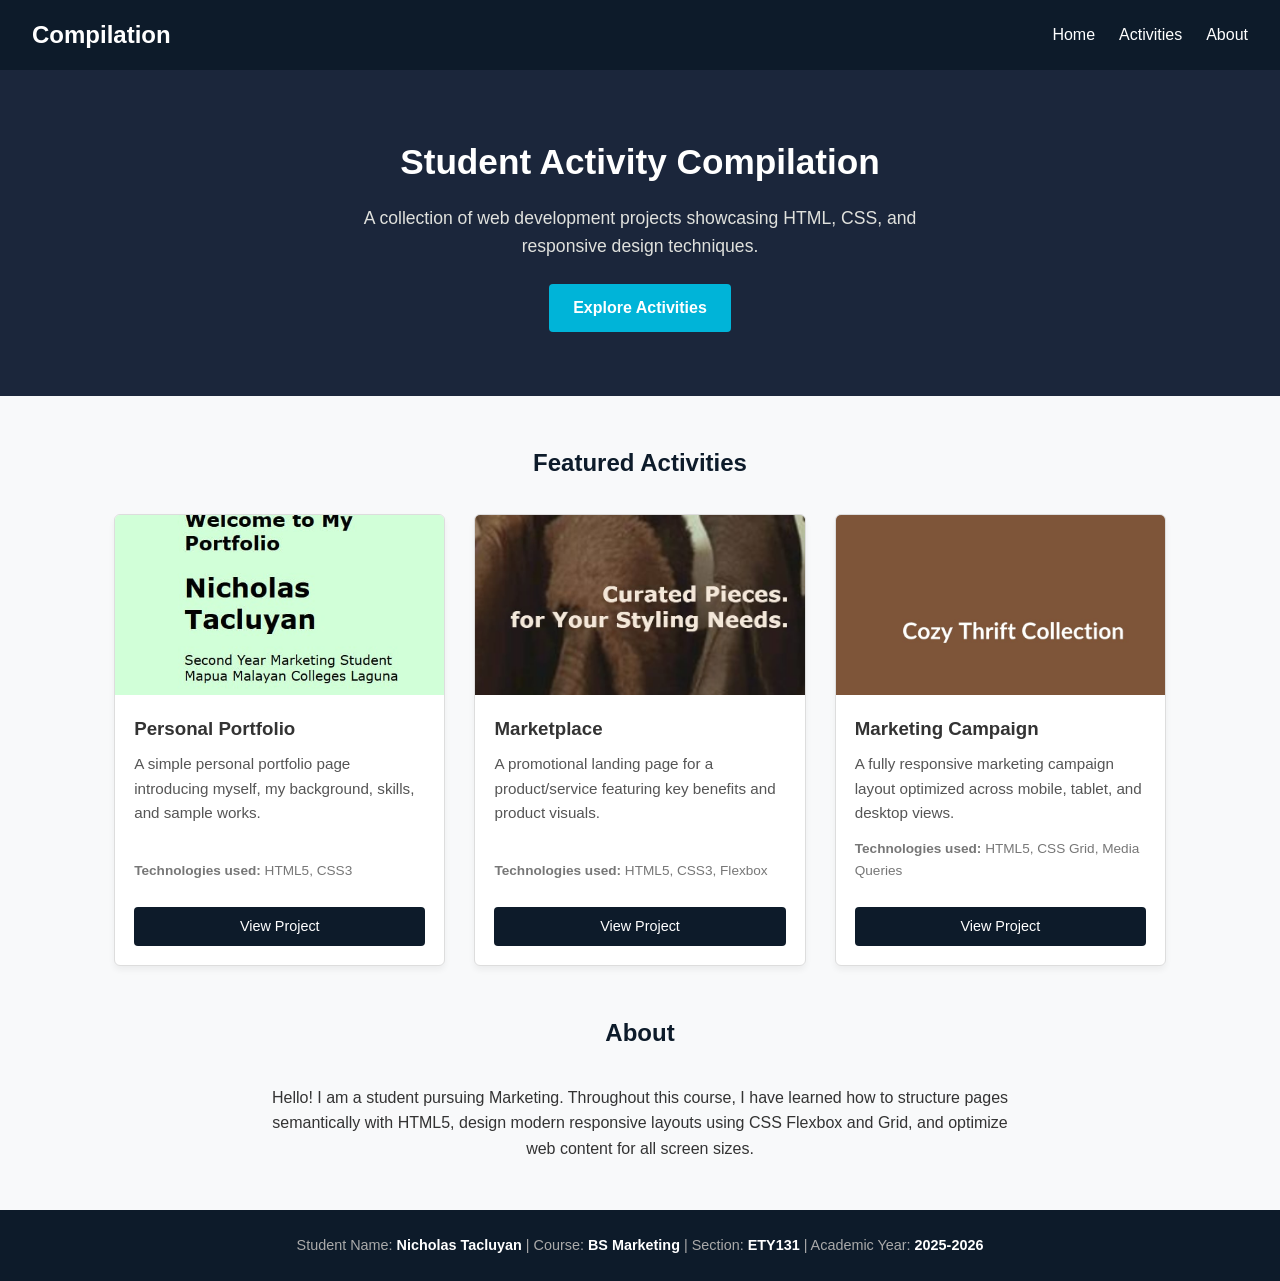
<file: Compilation/index.html>
<!DOCTYPE html>
<html lang="en">
<head>
    <meta charset="UTF-8">
    <meta name="viewport" content="width=device-width, initial-scale=1.0">
    <title>Student Activity Compilation</title>
    <link rel="stylesheet" href="style.css">
</head>
<body>

    <!-- Header & Navigation Bar -->
    <header>
        <div class="logo">Compilation</div>
        <nav>
            <ul>
                <li><a href="#home">Home</a></li>
                <li><a href="#activities">Activities</a></li>
                <li><a href="#about">About</a></li>
            </ul>
        </nav>
    </header>

    <main>
        <!-- Hero Section -->
        <section id="home" class="hero">
            <h1>Student Activity Compilation</h1>
            <p>A collection of web development projects showcasing HTML, CSS, and responsive design techniques.</p>
            <a href="#activities" class="btn">Explore Activities</a>
        </section>

        <!-- Featured Activities Section -->
        <section id="activities" class="activities-container">
            <h2>Featured Activities</h2>
            <div class="cards-grid">

                <!-- Activity 1 Card -->
                <article class="card">
                    <img src="portfolio ss.jpg" alt="Personal Portfolio Screenshot">
                    <div class="card-content">
                        <h3>Personal Portfolio</h3>
                        <p>A simple personal portfolio page introducing myself, my background, skills, and sample works.</p>
                        <p class="tech"><strong>Technologies used:</strong> HTML5, CSS3</p>
                        <a href="portfolio/index.html" class="btn-link">View Project</a>
                    </div>
                </article>

                <!-- Activity 2 Card -->
                <article class="card">
                    <img src="marketplace ss.jpg" alt="Marketplace Screenshot">
                    <div class="card-content">
                        <h3>Marketplace</h3>
                        <p>A promotional landing page for a product/service featuring key benefits and product visuals.</p>
                        <p class="tech"><strong>Technologies used:</strong> HTML5, CSS3, Flexbox</p>
                        <a href="marketplace/index.html" class="btn-link">View Project</a>
                    </div>
                </article>

                <!-- Activity 3 Card -->
                <article class="card">
                    <img src="campaign.jpg" alt="Marketing Campaign Screenshot">
                    <div class="card-content">
                        <h3>Marketing Campaign</h3>
                        <p>A fully responsive marketing campaign layout optimized across mobile, tablet, and desktop views.</p>
                        <p class="tech"><strong>Technologies used:</strong> HTML5, CSS Grid, Media Queries</p>
                        <a href="marketing campaign/index.html" class="btn-link">View Project</a>
                    </div>
                </article>

            </div>
        </section>

        <!-- About Section -->
        <section id="about" class="about-section">
            <h2>About</h2>
            <p>Hello! I am a student pursuing Marketing. Throughout this course, I have learned how to structure pages semantically with HTML5, design modern responsive layouts using CSS Flexbox and Grid, and optimize web content for all screen sizes.</p>
        </section>
    </main>

    <!-- Footer -->
    <footer>
        <p>Student Name: <strong>Nicholas Tacluyan</strong> | Course: <strong>BS Marketing </strong> | Section: <strong>ETY131</strong> | Academic Year: <strong>2025-2026</strong></p>
    </footer>

</body>
</html>
</file>
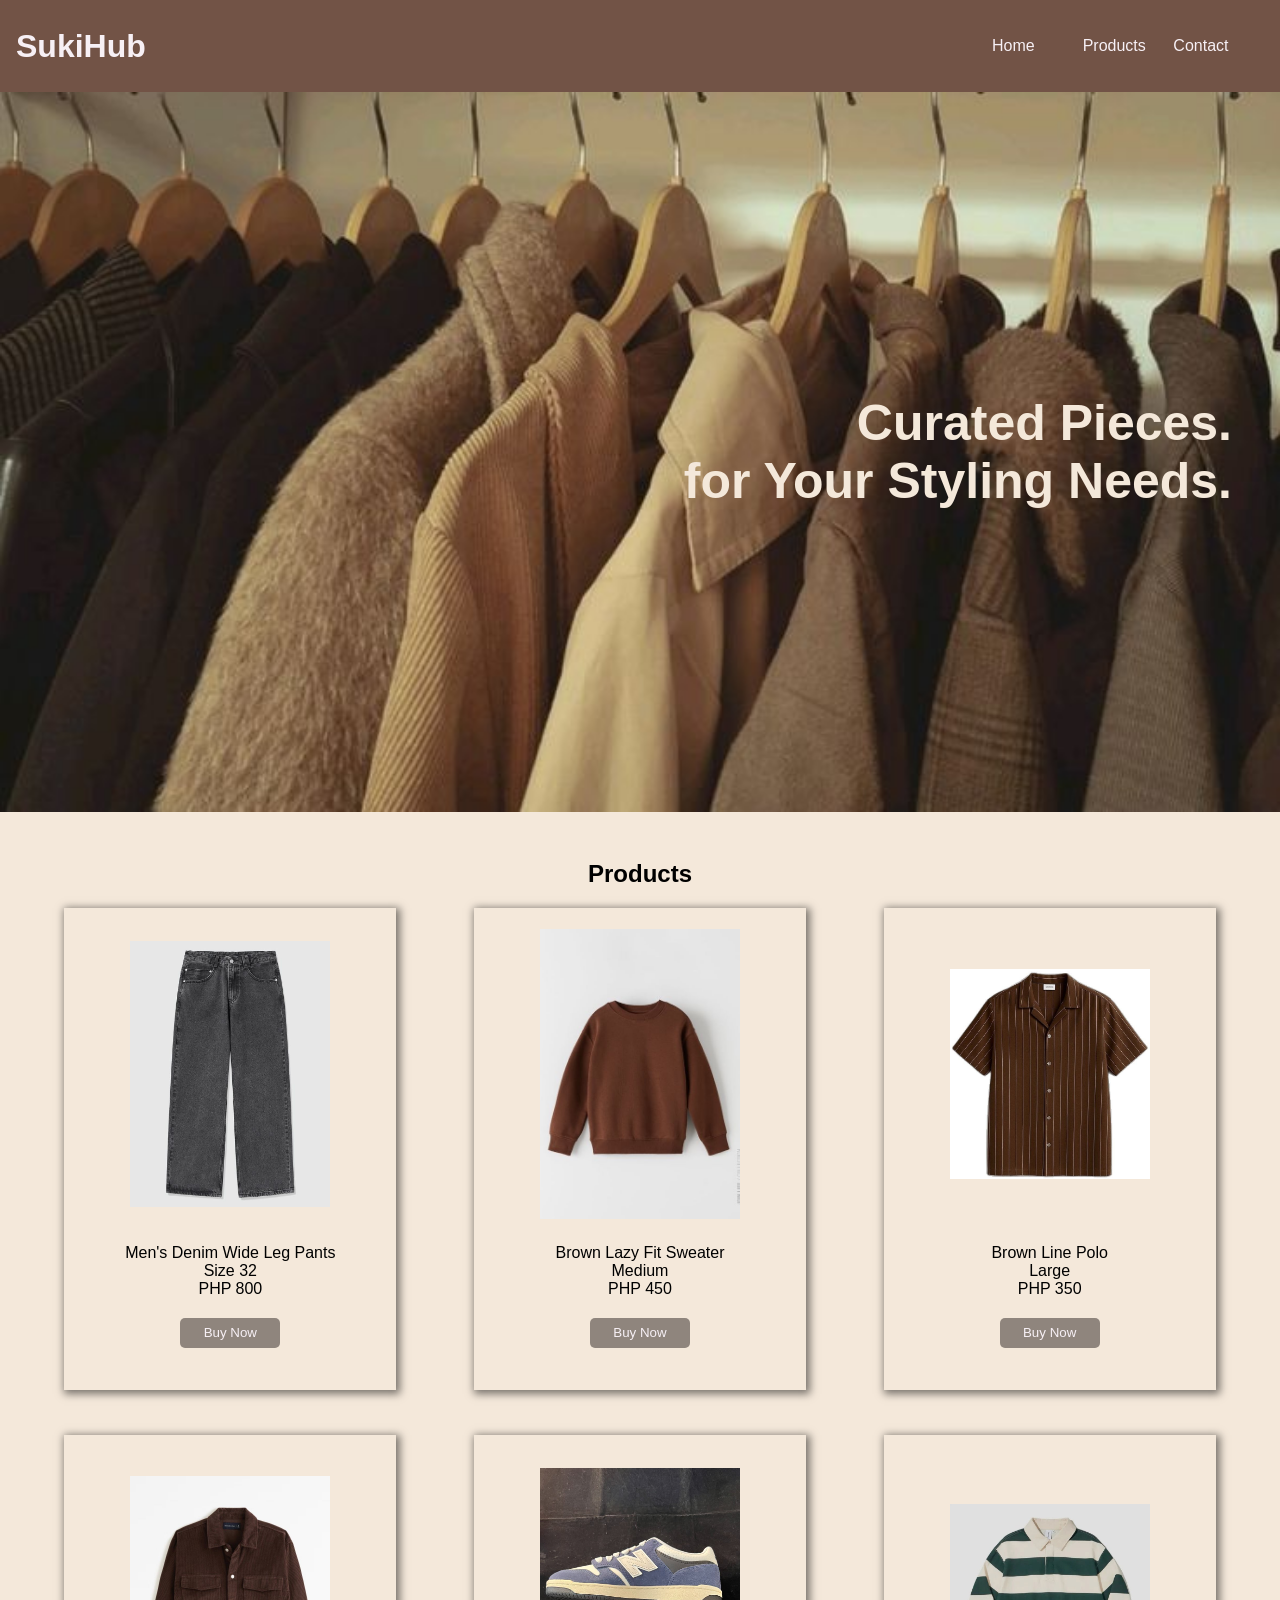
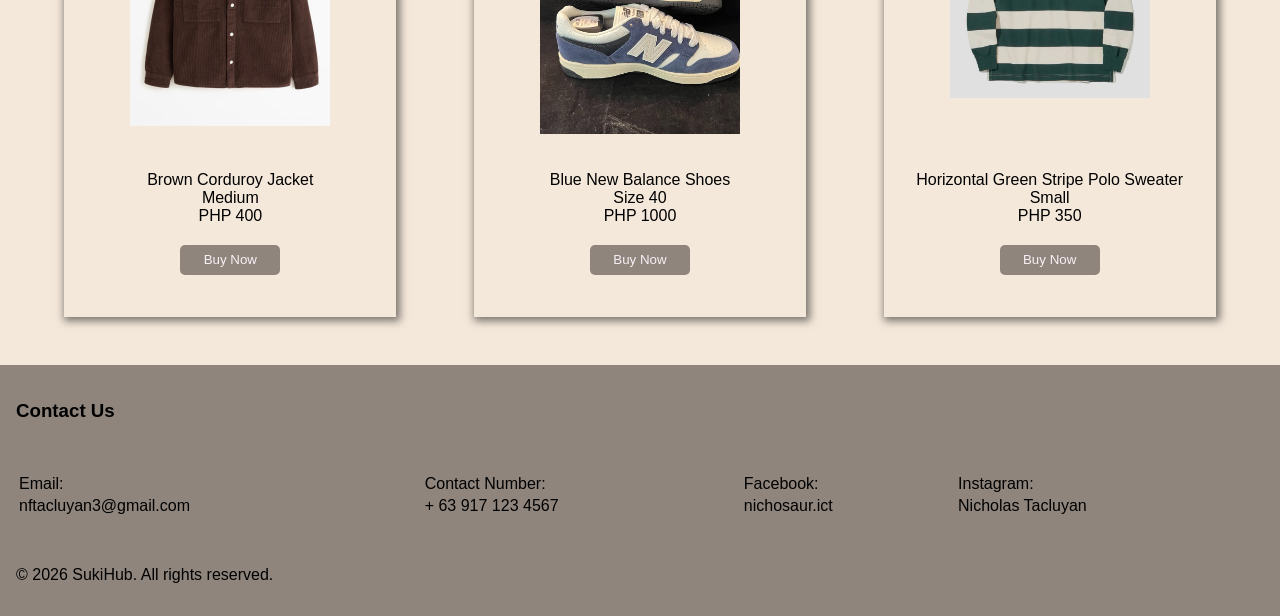
<file: Compilation/marketplace/index.html>
<!DOCTYPE html>
<html>
    <head>
<meta name="viewport" content="width=device-width, initial-scale=1.0">
        <title>
            SukiHub
        </title>
        <link rel="stylesheet" href="styles.css">
    </head>

    <body>
        <header>
            <h1>SukiHub</h1>
            <nav>
                <ul>
                    <li><a href="#home">Home</a></li>
                    <li><a href="#product">Products</a></li>
                    <li><a href="#contact">Contact</a></li>
                </ul>
            </nav>
        </header>
        <main>
            <section id="home">
                <div id="hero">
                <img src="clothing-rack.jpg" alt="clothing rack">
                <h2>Curated Pieces.<br>for Your Styling Needs.</h2>
                </div>
                
            </section>
            <section id="product">
                <h2>Products</h2>
                <div class="articles">
                    <article class="card">
                        <img src="Pants1.jpg" alt="Denim Wide Leg Pants">
                        <dl>
                            <dt>
                                Men's Denim Wide Leg Pants
                            </dt>
                            <dd>
                                Size 32
                            </dd>
                            <dd>
                                PHP 800
                            </dd>
                            <button>
                                Buy Now
                            </button>
                        </dl>
                    </article>
                    <article class="card">
                        <img src="sweater1.jpg" alt="Brown Lazy Fit Sweater">
                        <dl>
                            <dt>
                                Brown Lazy Fit Sweater
                            </dt>
                            <dd>
                                Medium
                            </dd>
                            <dd>
                                PHP 450
                            </dd>
                            <button>
                                Buy Now
                            </button>
                        </dl>
                    </article>
                    <article class="card">
                        <img src="line_shirt.jpg" alt="Brown Line Polo">
                        <dl>
                            <dt>
                                Brown Line Polo
                            </dt>
                            <dd>
                                Large
                            </dd>
                            <dd>
                                PHP 350
                            </dd>
                            <button>
                                Buy Now
                            </button>
                        </dl>
                    </article>
                    <article class="card">
                        <img src="corduroy1.jpg" alt="Brown Corduroy Jacket">
                        <dl>
                            <dt>
                                Brown Corduroy Jacket
                            </dt>
                            <dd>
                                Medium
                            </dd>
                            <dd>
                                PHP 400
                            </dd>
                            <button>
                                Buy Now
                            </button>
                        </dl>
                    </article>
                    <article class="card">
                        <img src="shoes.jpg" alt="Blue New Balance Shoes">
                        <dl>
                            <dt>
                                Blue New Balance Shoes
                            </dt>
                            <dd>
                                Size 40
                            </dd>
                            <dd>
                                PHP 1000
                            </dd>
                            <button>
                                Buy Now
                            </button>
                        </dl>
                    </article>
                    <article class="card">
                        <img src="poloshirt1.jpg" alt="Horizontal Green Stripe Polo Sweater">
                        <dl>
                            <dt>
                                Horizontal Green Stripe Polo Sweater
                            </dt>
                            <dd>
                                Small
                            </dd>
                            <dd>
                                PHP 350
                            </dd>
                            <button>
                                Buy Now
                            </button>
                        </dl>
                    </article>
                </div>
            </section>
        </main>
        <footer id="contact">
            <h3>Contact Us</h3>
            <table>
                <tr>
                    <td>Email:</td>
                    <td>Contact Number:</td>
                    <td>Facebook:</td>
                    <td>Instagram:</td>
                </tr>
                <tr>
                    <td><a href="mailto:nftacluyan3@gmail.com">nftacluyan3@gmail.com</a></td>
                    <td>+ 63 917 123 4567</td>
                    <td><a href="https://www.instagram.com/nichosaur.ict/">nichosaur.ict</a></td>
                    <td><a href="https://www.facebook.com/nicholas.tacluyan.7">Nicholas Tacluyan</a></td>
                </tr>
            </table>
            <p>&copy; 2026 SukiHub. All rights reserved.</p>
        </footer>
    </body>

</html>
</file>
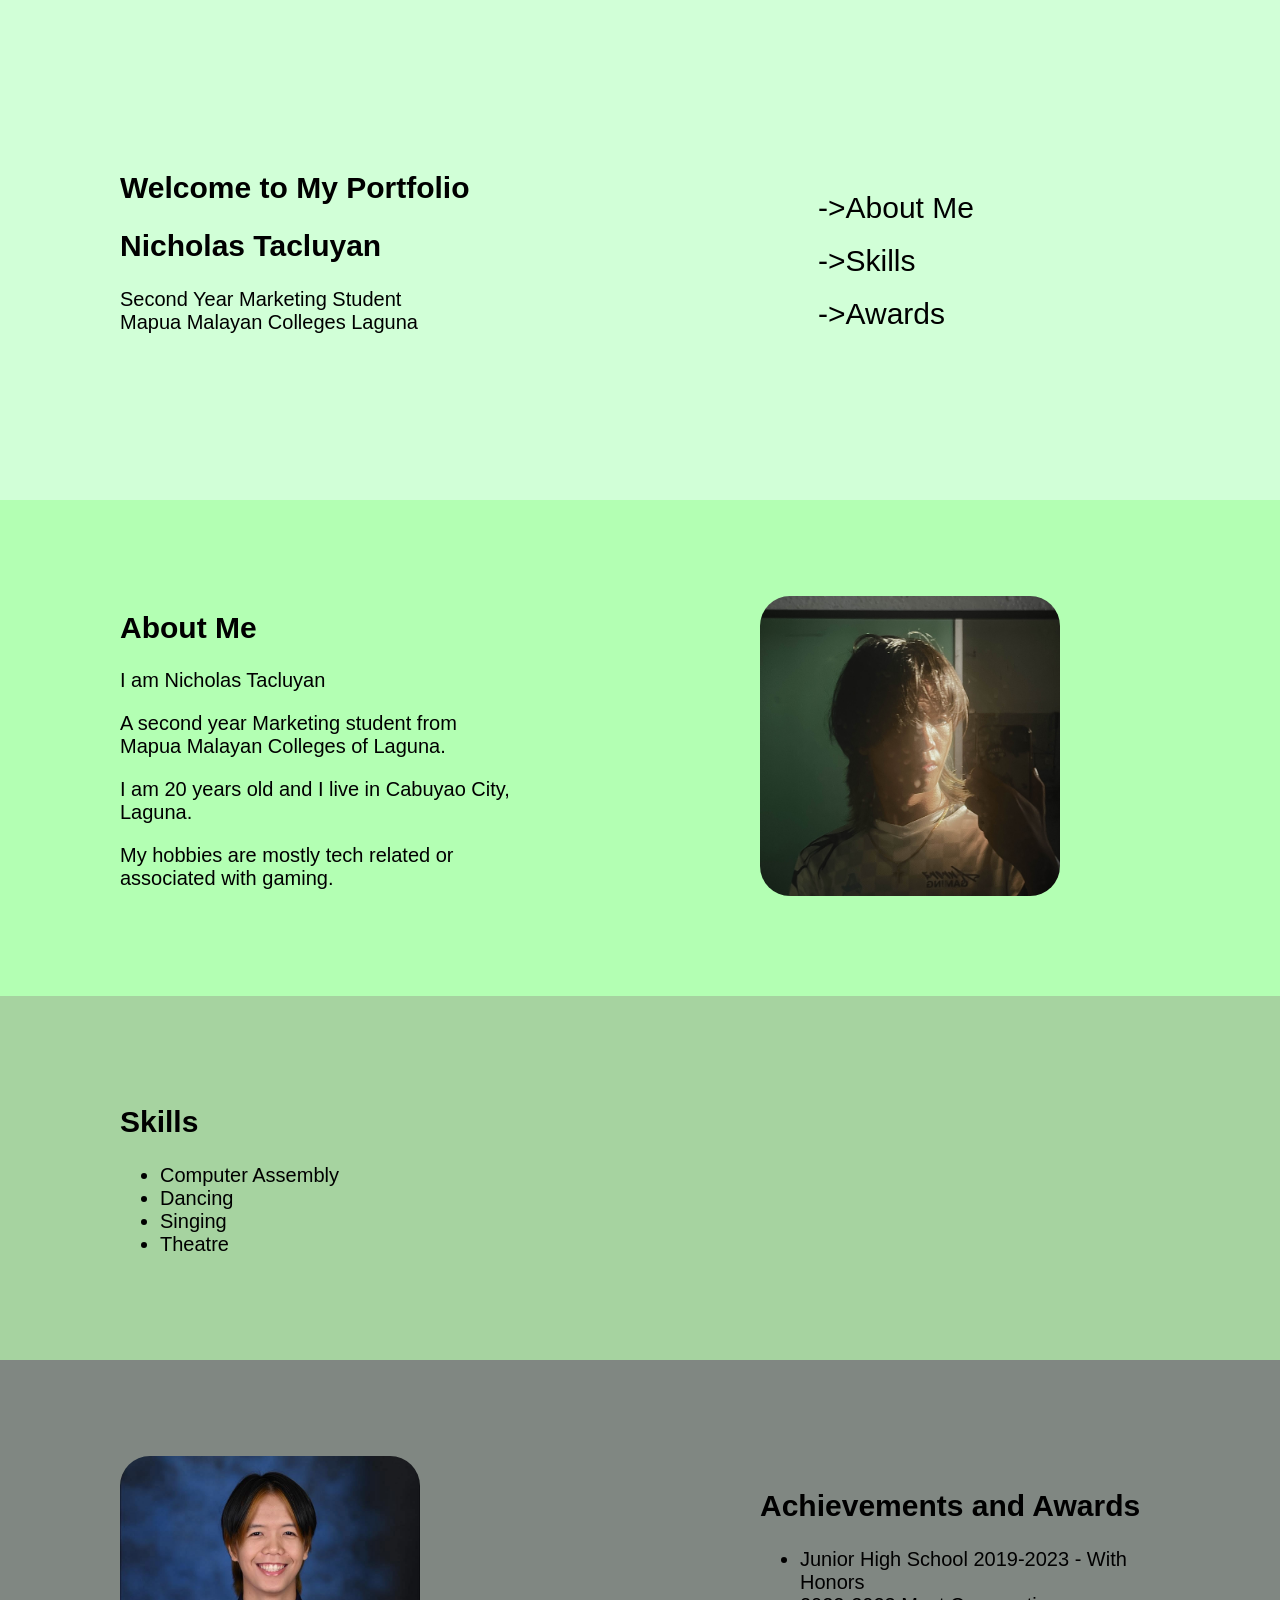
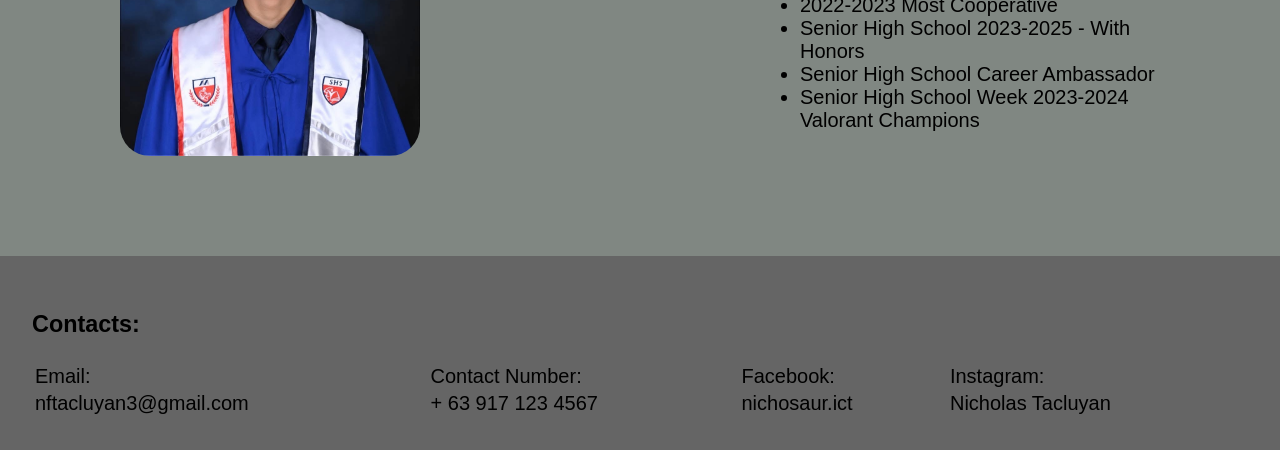
<file: Compilation/portfolio/index.html>
<!DOCTYPE HTML>
<html>
    <head>
        <title>
            Portfolio
        </title>
        <link rel="stylesheet" href="styles.css">
    </head>

    <body>
        <main> 
            <section id="homepage" class="column">
                <div>
                    <h2>Welcome to My Portfolio</h2>
                    <h1>Nicholas Tacluyan</h1>
                    <p>
                        Second Year Marketing Student
                        <br>
                        Mapua Malayan Colleges Laguna
                    </p>
                </div>
                <div class="profile-links">
                    <ul>
                        <li><a href="#about-me">->About Me</a></li>
                        <li><a href="#skills">->Skills</a></li>
                        <li><a href="#awards">->Awards</a></li>
                    </ul>
                </div>
                </section>
                <section id="about-me" class="column">
                    <div>
                        <h2>About Me</h2>
                        <p> I am Nicholas Tacluyan </p>
                        <p> A second year Marketing student from Mapua Malayan Colleges of Laguna. </p>
                        <p> I am 20 years old and I live in Cabuyao City, Laguna. </p>
                        <p> My hobbies are mostly tech related or associated with gaming. </p>
                    </div>
                    <div>
                        <img src="about_me.jpg" alt="A mirror selfie of me">
                    </div>
                </section>
                <section id="skills" class="column">
                    <div>
                    <h2>Skills</h2>
                    <ul>
                        <li>Computer Assembly</li>
                        <li>Dancing</li>
                        <li>Singing</li>
                        <li>Theatre</li>
                    </ul>
                    </div>
                </section>
                <section id="awards" class="column">
                    <div>
                        <img src="awards.jpg" alt="My Graduation Photo (Senior Highschool)">
                    </div>
                    <div>
                        <h2>Achievements and Awards</h2>
                        <ul>
                            <li>Junior High School 2019-2023 - With Honors</li>
                            <li>2022-2023 Most Cooperative</li>
                            <li>Senior High School 2023-2025 - With Honors</li>
                            <li>Senior High School Career Ambassador</li>
                            <li>Senior High School Week 2023-2024 Valorant Champions</li>
                        </ul>
                    </div>
                </section>
            <footer>
                <h3>Contacts:</h3>
               <table>
                <tr>
                    <td>Email:</td>
                    <td>Contact Number:</td>
                    <td>Facebook:</td>
                    <td>Instagram:</td>
                </tr>
                <tr>
                    <td><a href="mailto:nftacluyan3@gmail.com">nftacluyan3@gmail.com</a></td>
                    <td>+ 63 917 123 4567</td>
                    <td><a href="https://www.instagram.com/nichosaur.ict/">nichosaur.ict</a></td>
                    <td><a href="https://www.facebook.com/nicholas.tacluyan.7">Nicholas Tacluyan</a></td>
                </tr>
            </table>
            </footer>
        </main>
    </body>
</html>
</file>
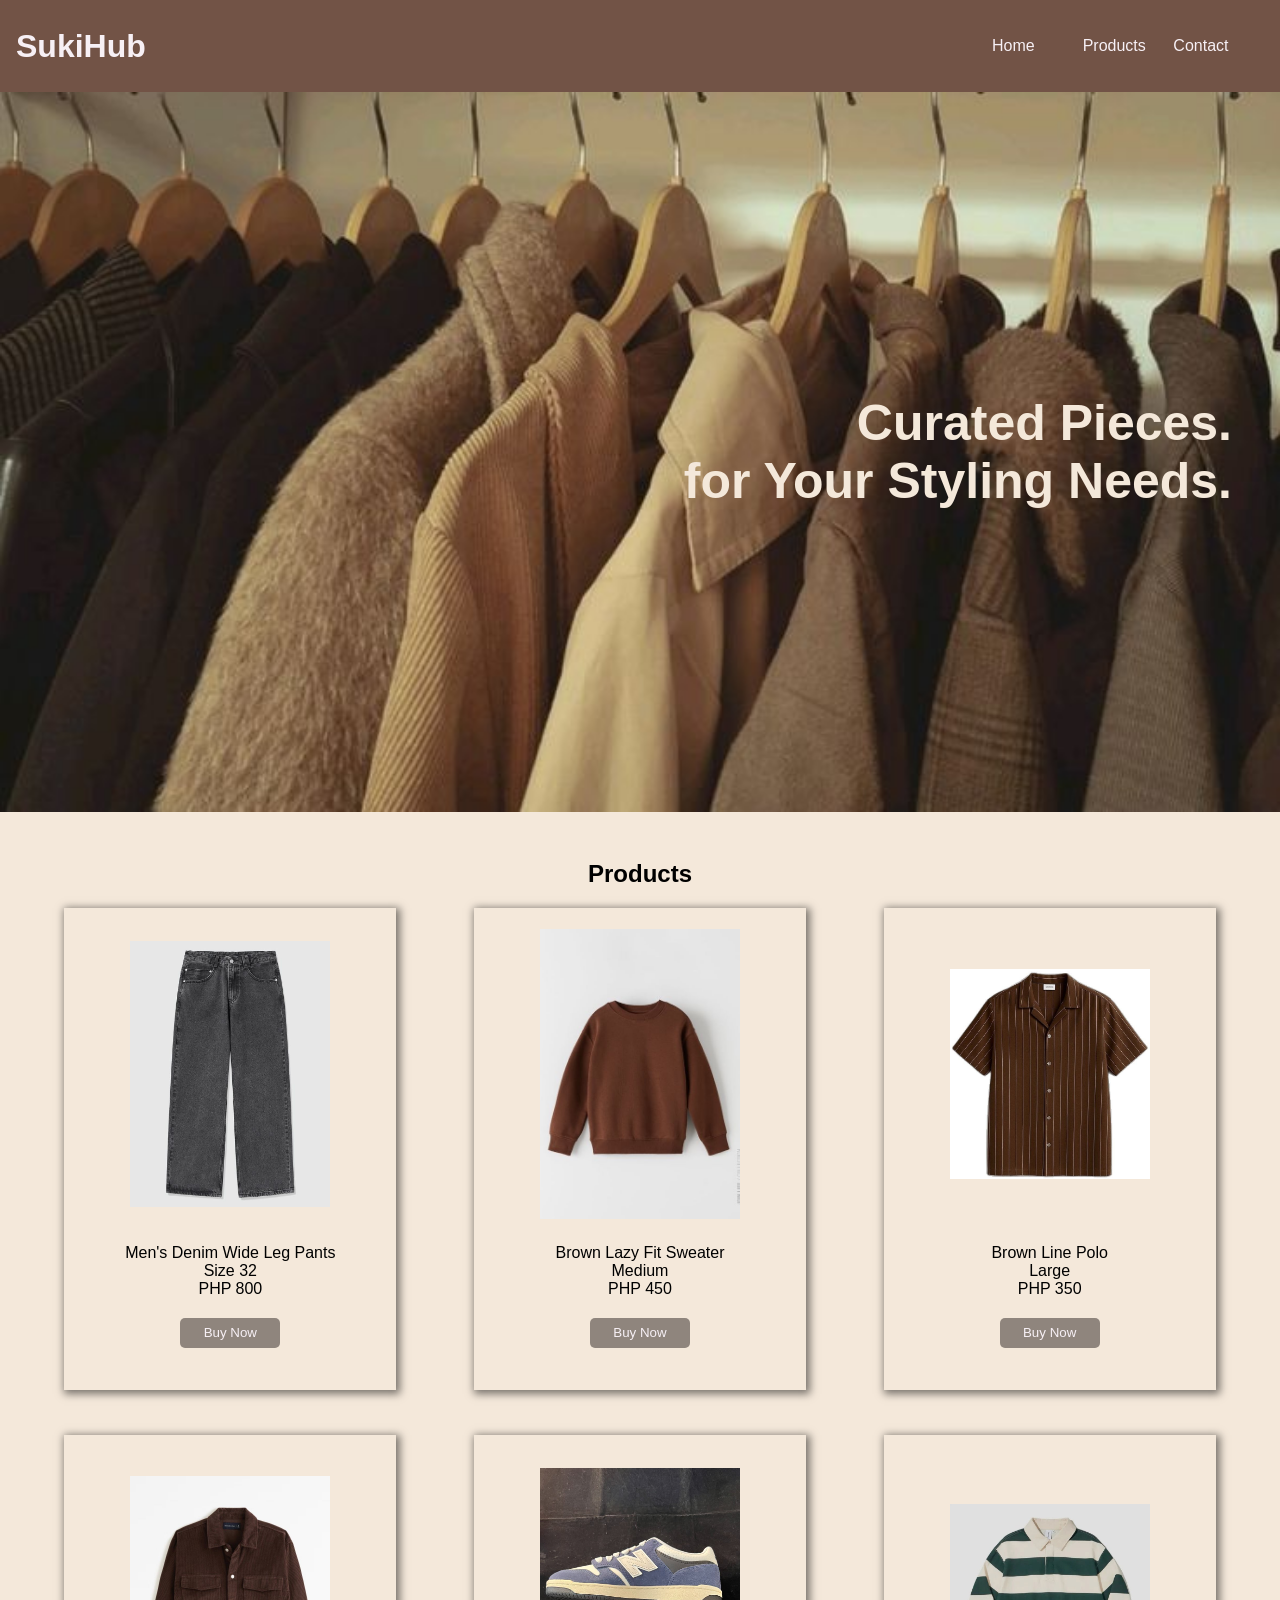
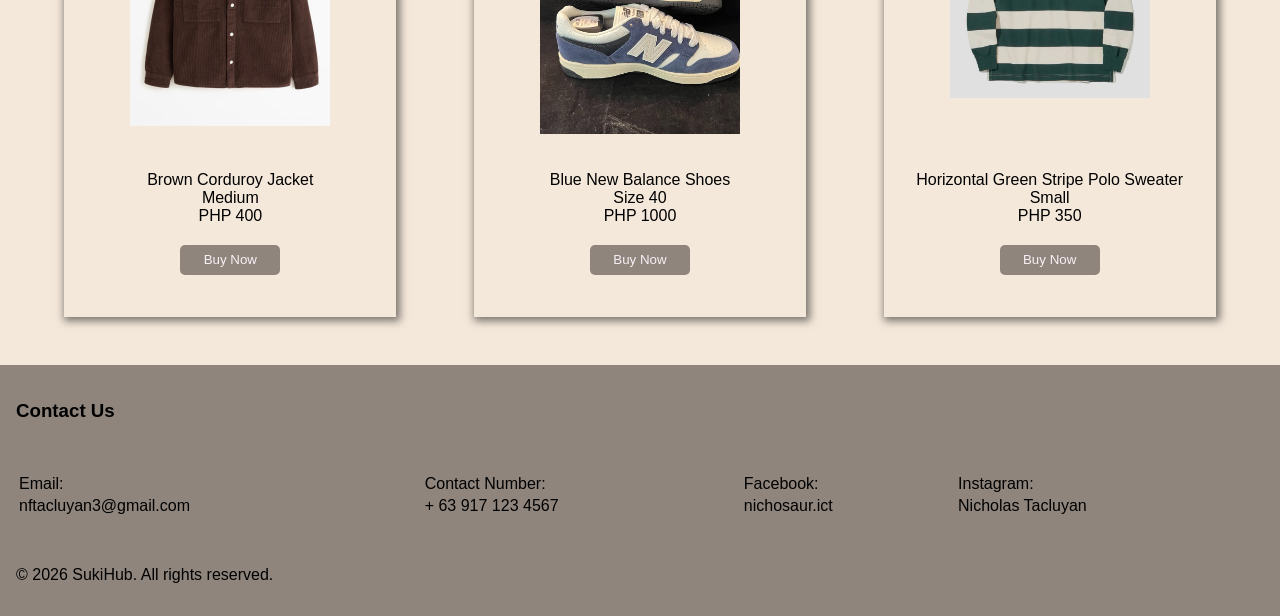
<file: Compilation/marketing campaign/marketplace/index.html>
<!DOCTYPE html>
<html>
    <head>
        <title>
            SukiHub
        </title>
        <link rel="stylesheet" href="styles.css">
    </head>

    <body>
        <header>
            <h1>SukiHub</h1>
            <nav>
                <ul>
                    <li><a href="#home">Home</a></li>
                    <li><a href="#product">Products</a></li>
                    <li><a href="#contact">Contact</a></li>
                </ul>
            </nav>
        </header>
        <main>
            <section id="home">
                <div id="hero">
                <img src="clothing-rack.jpg" alt="clothing rack">
                <h2>Curated Pieces.<br>for Your Styling Needs.</h2>
                </div>
                
            </section>
            <section id="product">
                <h2>Products</h2>
                <div class="articles">
                    <article class="card">
                        <img src="Pants1.jpg" alt="Denim Wide Leg Pants">
                        <dl>
                            <dt>
                                Men's Denim Wide Leg Pants
                            </dt>
                            <dd>
                                Size 32
                            </dd>
                            <dd>
                                PHP 800
                            </dd>
                            <button>
                                Buy Now
                            </button>
                        </dl>
                    </article>
                    <article class="card">
                        <img src="sweater1.jpg" alt="Brown Lazy Fit Sweater">
                        <dl>
                            <dt>
                                Brown Lazy Fit Sweater
                            </dt>
                            <dd>
                                Medium
                            </dd>
                            <dd>
                                PHP 450
                            </dd>
                            <button>
                                Buy Now
                            </button>
                        </dl>
                    </article>
                    <article class="card">
                        <img src="line_shirt.jpg" alt="Brown Line Polo">
                        <dl>
                            <dt>
                                Brown Line Polo
                            </dt>
                            <dd>
                                Large
                            </dd>
                            <dd>
                                PHP 350
                            </dd>
                            <button>
                                Buy Now
                            </button>
                        </dl>
                    </article>
                    <article class="card">
                        <img src="corduroy1.jpg" alt="Brown Corduroy Jacket">
                        <dl>
                            <dt>
                                Brown Corduroy Jacket
                            </dt>
                            <dd>
                                Medium
                            </dd>
                            <dd>
                                PHP 400
                            </dd>
                            <button>
                                Buy Now
                            </button>
                        </dl>
                    </article>
                    <article class="card">
                        <img src="shoes.jpg" alt="Blue New Balance Shoes">
                        <dl>
                            <dt>
                                Blue New Balance Shoes
                            </dt>
                            <dd>
                                Size 40
                            </dd>
                            <dd>
                                PHP 1000
                            </dd>
                            <button>
                                Buy Now
                            </button>
                        </dl>
                    </article>
                    <article class="card">
                        <img src="poloshirt1.jpg" alt="Horizontal Green Stripe Polo Sweater">
                        <dl>
                            <dt>
                                Horizontal Green Stripe Polo Sweater
                            </dt>
                            <dd>
                                Small
                            </dd>
                            <dd>
                                PHP 350
                            </dd>
                            <button>
                                Buy Now
                            </button>
                        </dl>
                    </article>
                </div>
            </section>
        </main>
        <footer id="contact">
            <h3>Contact Us</h3>
            <table>
                <tr>
                    <td>Email:</td>
                    <td>Contact Number:</td>
                    <td>Facebook:</td>
                    <td>Instagram:</td>
                </tr>
                <tr>
                    <td><a href="mailto:nftacluyan3@gmail.com">nftacluyan3@gmail.com</a></td>
                    <td>+ 63 917 123 4567</td>
                    <td><a href="https://www.instagram.com/nichosaur.ict/">nichosaur.ict</a></td>
                    <td><a href="https://www.facebook.com/nicholas.tacluyan.7">Nicholas Tacluyan</a></td>
                </tr>
            </table>
            <p>&copy; 2026 SukiHub. All rights reserved.</p>
        </footer>
    </body>

</html>
</file>
<file: Compilation/style.css>
/* Base Styles & Reset */
* {
    margin: 0;
    padding: 0;
    box-sizing: border-box;
}

body {
    font-family: Arial, sans-serif;
    line-height: 1.6;
    color: #333;
    background-color: #f8f9fa;
}

/* Header Navigation */
header {
    background-color: #0d1b2a;
    color: #fff;
    display: flex;
    justify-content: space-between;
    align-items: center;
    padding: 1rem 2rem;
    position: sticky;
    top: 0;
    z-index: 100;
}

header .logo {
    font-size: 1.5rem;
    font-weight: bold;
}

nav ul {
    list-style: none;
    display: flex;
    gap: 1.5rem;
}

nav a {
    color: #fff;
    text-decoration: none;
    font-weight: 500;
}

nav a:hover {
    color: #00b4d8;
}

/* Hero Section */
.hero {
    background-color: #1b263b;
    color: #fff;
    text-align: center;
    padding: 4rem 1.5rem;
}

.hero h1 {
    font-size: 2.2rem;
    margin-bottom: 0.8rem;
}

.hero p {
    font-size: 1.1rem;
    max-width: 600px;
    margin: 0 auto 1.5rem auto;
    color: #e0e1dd;
}

.btn {
    display: inline-block;
    background-color: #00b4d8;
    color: #fff;
    padding: 0.7rem 1.5rem;
    border-radius: 4px;
    text-decoration: none;
    font-weight: bold;
}

.btn:hover {
    background-color: #0077b6;
}

/* Activities Cards Section */
.activities-container {
    max-width: 1100px;
    margin: 3rem auto;
    padding: 0 1.5rem;
}

.activities-container h2, .about-section h2 {
    text-align: center;
    margin-bottom: 2rem;
    color: #0d1b2a;
}

.cards-grid {
    display: grid;
    grid-template-columns: repeat(auto-fit, minmax(280px, 1fr));
    gap: 1.8rem;
}

.card {
    background-color: #fff;
    border: 1px solid #ddd;
    border-radius: 6px;
    overflow: hidden;
    box-shadow: 0 4px 6px rgba(0, 0, 0, 0.05);
    display: flex;
    flex-direction: column;
}

.card img {
    width: 100%;
    height: 180px;
    object-fit: cover;
}

.card-content {
    padding: 1.2rem;
    display: flex;
    flex-direction: column;
    flex-grow: 1;
}

.card-content h3 {
    margin-bottom: 0.5rem;
}

.card-content p {
    font-size: 0.95rem;
    color: #555;
    margin-bottom: 0.8rem;
}

.card-content .tech {
    font-size: 0.85rem;
    color: #777;
    margin-top: auto;
    padding-bottom: 0.8rem;
}

.btn-link {
    display: inline-block;
    text-align: center;
    background-color: #0d1b2a;
    color: #fff;
    padding: 0.5rem 1rem;
    text-decoration: none;
    border-radius: 4px;
    font-size: 0.9rem;
}

.btn-link:hover {
    background-color: #415a77;
}

/* About Section */
.about-section {
    max-width: 800px;
    margin: 3rem auto;
    padding: 0 1.5rem;
    text-align: center;
}

/* Footer */
footer {
    background-color: #0d1b2a;
    color: #aaa;
    text-align: center;
    padding: 1.5rem 1rem;
    font-size: 0.9rem;
    margin-top: 3rem;
}

footer strong {
    color: #fff;
}

/* Responsive Styles (Media Queries) */
@media (max-width: 600px) {
    header {
        flex-direction: column;
        gap: 0.8rem;
        text-align: center;
    }

    .hero h1 {
        font-size: 1.7rem;
    }
}
</file>
<file: Compilation/marketplace/styles.css>
:root {
    --main-color:#f4e8da;
    --main-accent-color: #8F857D;
    --sub-accent-color1: #f7f0f5;
    --sub-accent--color2: #725346;
}

html {
  scroll-behavior: smooth;
  scroll-padding-top: 130px;
}

body {
    margin: 0;
    font-family: Verdana, sans-serif;
    background-color: var(--main-color);
}

header {
    padding: 1rem;
    background-color: var(--sub-accent--color2);
    color: var(--sub-accent-color1);
    display:grid;
    grid-template-columns: 3fr 1fr;
    grid-template-rows: 60px;
    align-items: center;
    position: sticky;
    top: 0;
    z-index: 2;
}

header nav ul {
    margin: 0;
    display: grid;
    grid-template-columns: 1fr 1fr 1fr;
    align-items: center;
}

header nav ul li, header nav ul li a{
    list-style-type: none;
    text-decoration: none;
    color: var(--sub-accent-color1);
}

#hero {
    display: grid;
    position: relative;
    z-index: 1;
    grid-column: 1/span 3;
    grid-row: 1/span 3;
}

#hero img {
    width: 100%;
    height: 720px;
    object-fit: cover;
    grid-column: 1;
    grid-row: 1;
}

#hero h2 {
    font-size: 50px;
    padding-right: 3rem;
    grid-column: 1;
    grid-row: 1;
    text-align: right;
    align-self: center;
    color: var(--main-color);
}

#product {
    margin: 3rem;
    text-align: center;
}

.articles {
    display: grid;
    grid-template-columns: 1fr 1fr 1fr;
    grid-template-rows: auto;
    gap: 45px;
    justify-content: center;
    margin: 0 auto;
    padding: auto;
}

.card {
    box-shadow: 2px 2px 8px 2px rgba(0, 0, 0, 0.5);
    padding: 1rem;
    width: 300px;
    height: 450px;
    margin: auto;
    gap: 50px;
    text-align: center;
    transition: transform 0.3s ease;
}

.card img {
    width: 200px;
    height: 300px;
    object-fit: contain;
}

.card button {
    border: none;
    border-radius: 5px;
    background-color: var(--main-accent-color);
    color: var(--sub-accent-color1);
    width: 100px;
    height: 30px;
    margin-top: 20px;
    transition: background-color 0.2s ease;
}

.card dd {
    margin: 0;
}

.card:hover {
    transform: scale(1.15);
}

.card button:hover {
    background-color: var(--sub-accent--color2);
}


footer {
    padding: 1rem;
    background-color: var(--main-accent-color);
    display: grid;
    gap: 2rem;
}

footer a {
    text-decoration: none;
    color: black;
    transition: color 0.2s ease;
}

footer a:hover {
    color: var(--main-color);
}
</file>
<file: Compilation/portfolio/styles.css>
html {
    scroll-behavior: smooth;
}
body {
    font-family: Verdana, sans-serif;
    margin: 0;
    font-size: 20px;
}

#homepage {
    background-color: #d1ffd7;
    height: 500px;
}

.profile-links {
    display: flex;
    gap: 15px;
    margin-top: 25px;
}

.profile-links ul li {
    list-style-type: none;
    line-height: 50px;
}

.profile-links a {
    color: black;
    text-decoration: none;
    padding: 10px 18px;
    border-radius: 8px;
    font-size: 30px;
    transition: color 0.3s ease;
}

.profile-links a:hover, footer a:hover {
    color: #a6d3a0;
}

#about-me {
    background-color: #b3ffb3;
    padding: 3rem 0;
    height: 400px;
}

#skills {
    background-color: #a6d3a0;
    padding: 2rem 0;
    height: 300px;
}

#awards {
    background-color: #808782;
    padding: 3rem 0;
    height: 400px;
}

.column { 
    display: grid;
    grid-template-columns: 2fr 2fr;
    grid-template-rows: auto;
    place-items: center;
    margin: 0 auto;
    padding: auto;
}

div {
    width: 400px;
}

div img {
    width: 300px;
    height: 300px;
    object-fit: cover;
    border-radius: 30px;
}

footer {
    background-color: #656565;
    display: grid;
    padding: 2rem;
}

footer a {
    text-decoration: none;
    color: black;
    transition: color 0.3s ease;
}
</file>
<file: Compilation/marketing campaign/marketplace/styles.css>
:root {
    --main-color:#f4e8da;
    --main-accent-color: #8F857D;
    --sub-accent-color1: #f7f0f5;
    --sub-accent--color2: #725346;
}

html {
  scroll-behavior: smooth;
  scroll-padding-top: 130px;
}

body {
    margin: 0;
    font-family: Verdana, sans-serif;
    background-color: var(--main-color);
}

header {
    padding: 1rem;
    background-color: var(--sub-accent--color2);
    color: var(--sub-accent-color1);
    display:grid;
    grid-template-columns: 3fr 1fr;
    grid-template-rows: 60px;
    align-items: center;
    position: sticky;
    top: 0;
    z-index: 2;
}

header nav ul {
    margin: 0;
    display: grid;
    grid-template-columns: 1fr 1fr 1fr;
    align-items: center;
}

header nav ul li, header nav ul li a{
    list-style-type: none;
    text-decoration: none;
    color: var(--sub-accent-color1);
}

#hero {
    display: grid;
    position: relative;
    z-index: 1;
    grid-column: 1/span 3;
    grid-row: 1/span 3;
}

#hero img {
    width: 100%;
    height: 720px;
    object-fit: cover;
    grid-column: 1;
    grid-row: 1;
}

#hero h2 {
    font-size: 50px;
    padding-right: 3rem;
    grid-column: 1;
    grid-row: 1;
    text-align: right;
    align-self: center;
    color: var(--main-color);
}

#product {
    margin: 3rem;
    text-align: center;
}

.articles {
    display: grid;
    grid-template-columns: 1fr 1fr 1fr;
    grid-template-rows: auto;
    gap: 45px;
    justify-content: center;
    margin: 0 auto;
    padding: auto;
}

.card {
    box-shadow: 2px 2px 8px 2px rgba(0, 0, 0, 0.5);
    padding: 1rem;
    width: 300px;
    height: 450px;
    margin: auto;
    gap: 50px;
    text-align: center;
    transition: transform 0.3s ease;
}

.card img {
    width: 200px;
    height: 300px;
    object-fit: contain;
}

.card button {
    border: none;
    border-radius: 5px;
    background-color: var(--main-accent-color);
    color: var(--sub-accent-color1);
    width: 100px;
    height: 30px;
    margin-top: 20px;
    transition: background-color 0.2s ease;
}

.card dd {
    margin: 0;
}

.card:hover {
    transform: scale(1.15);
}

.card button:hover {
    background-color: var(--sub-accent--color2);
}


footer {
    padding: 1rem;
    background-color: var(--main-accent-color);
    display: grid;
    gap: 2rem;
}

footer a {
    text-decoration: none;
    color: black;
    transition: color 0.2s ease;
}

footer a:hover {
    color: var(--main-color);
}
</file>
